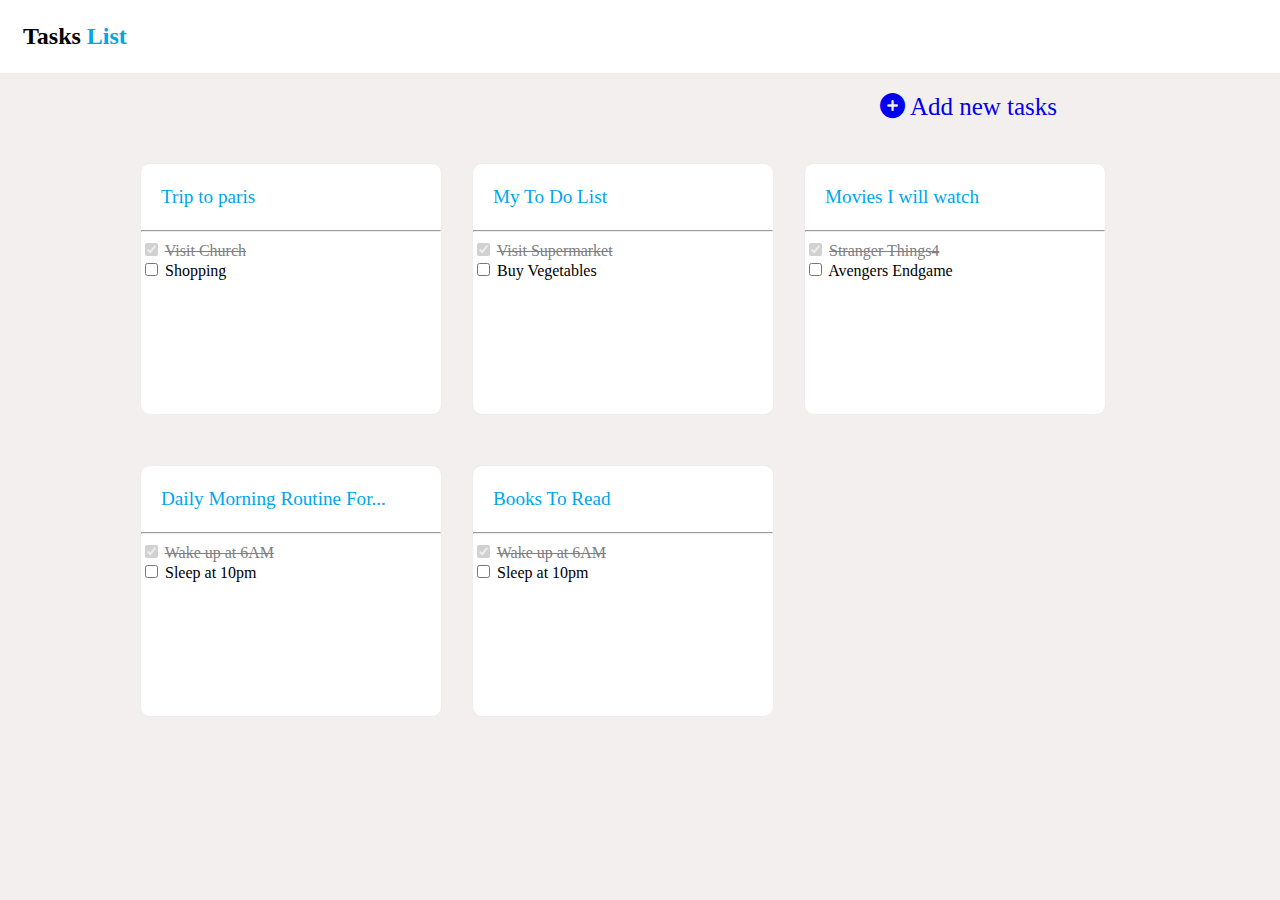
<file: index.html>
<!DOCTYPE html>
<html lang="en">
<head>
    <meta charset="UTF-8">
    <meta http-equiv="X-UA-Compatible" content="IE=edge">
    <meta name="viewport" content="width=device-width, initial-scale=1.0">
    <title>To Do App UI Web</title>
    <link rel="stylesheet" href="./style.css">
    <link rel="stylesheet" href="https://cdnjs.cloudflare.com/ajax/libs/font-awesome/6.4.0/css/all.min.css">
</head>
<body>
        <h2 class="headingtaskposition"><span id="tclr">Tasks </span><span id="lclrl">List</span></h2>
    <div id="icon_i1">
        <div id="icon_c_2"><a href="./index2.html" id="newtask"> <span><i class="fa-solid fa-circle-plus"></i> </span> Add new tasks</a></div>
    </div>
    <div id="flex_container">
            <div class="flex_item">
                <a href="./index3.html"><p class="heading">Trip to paris</p></a>
                <hr>
                <input type="checkbox" id="trip" class="viewonly" name="trip" value="viewonly" checked  disabled>
                <label for="trip" class="viewonly">Visit Church</label><br>
                <input type="checkbox" id="trip2" name="trip2">
                <label for="trip2">Shopping</label><br>
            </div>
            <div class="flex_item">
                <a href="./index3.html"><p class="heading">My To Do List</p></a>
                <hr>
                <input type="checkbox" id="mytodo" class="viewonly" name="mytodo" value="viewonly" checked disabled>
                <label for="mytodo" class="viewonly">Visit Supermarket</label><br>
                <input type="checkbox" id="mytodo2" name="trip2">
                <label for="mytodo2">Buy Vegetables</label><br>
            </div>
            <div class="flex_item">
                <a href="./index3.html"><p class="heading">Movies I will watch</p></a>
                <hr>
                <input type="checkbox" id="moviewl" class="viewonly" name="moviewl" value="viewonly" checked disabled>
                <label for="moviewl" class="viewonly">Stranger Things4</label><br>
                <input type="checkbox" id="moviewl2" name="moviewl2">
                <label for="moviewl2">Avengers Endgame</label><br>
            </div>
            <div class="flex_item">
                <a href="./index3.html"><p class="heading">Daily Morning Routine For...</p></a>
                <hr>
                <input type="checkbox" id="routine" class="viewonly" name="routine" value="viewonly" checked disabled>
                <label for="routine" class="viewonly">Wake up at 6AM</label><br>
                <input type="checkbox" id="routine2" name="routine">
                <label for="routine2">Sleep at 10pm</label><br>
            </div>
        <div class="flex_item">
            <a href="./index3.html"><p class="heading">Books To Read</p></a>
            <hr>
            <input type="checkbox" id="books" class="viewonly" name="books" value="viewonly" checked disabled>
            <label for="books" class="viewonly">Wake up at 6AM</label><br>
            <input type="checkbox" id="books2" name="routine">
            <label for="books2">Sleep at 10pm</label><br>
        </div>
    </div>
</body>
</html>
</file>
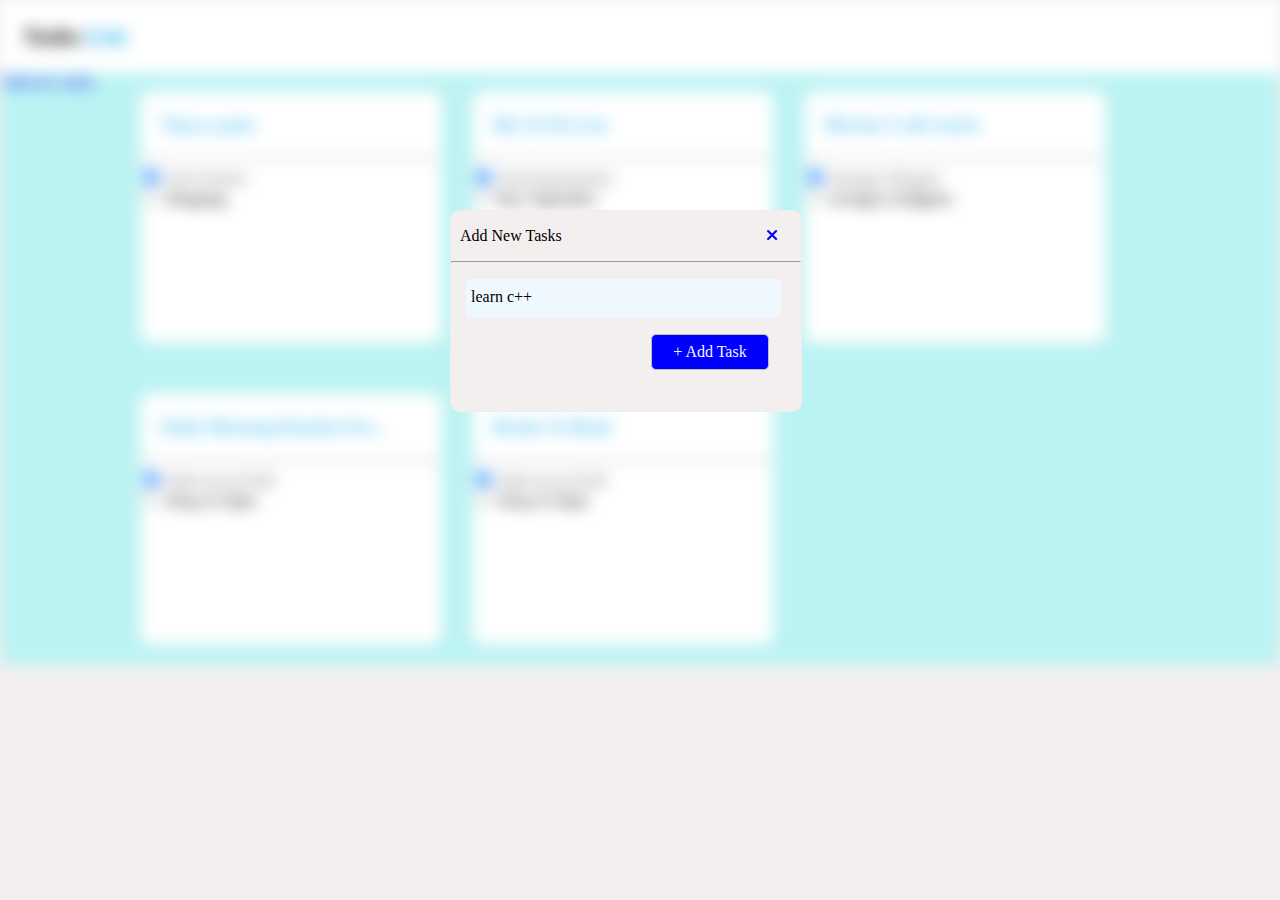
<file: index2.html>
<!DOCTYPE html>
<html lang="en">
<head>
    <meta charset="UTF-8">
    <meta http-equiv="X-UA-Compatible" content="IE=edge">
    <meta name="viewport" content="width=device-width, initial-scale=1.0">
    <title>SECOND PAGE</title>
    <link rel="stylesheet" href="./style.css">
    <link rel="stylesheet" href="https://cdnjs.cloudflare.com/ajax/libs/font-awesome/6.4.0/css/all.min.css" />
</head>
<body>
    <div id="blr_secpage">
            <h2 class="headingtaskposition"><span id="tclr">Tasks </span><span id="lclrl">List</span></h2>
        <div>
            <a href="#" id="newtask">Add new tasks</a>
        </div>
        <div id="flex_container">
                <div class="flex_item">
                    <p class="heading">Trip to paris</p>
                    <hr>
                    <input type="checkbox" id="trip" class="viewonly" name="trip" value="viewonly" checked>
                    <label for="trip" class="viewonly">Visit Church</label><br>
                    <input type="checkbox" id="trip2" name="trip2">
                    <label for="trip2">Shopping</label><br>
                </div>
                <div class="flex_item">
                    <p class="heading">My To Do List</p>
                    <hr>
                    <input type="checkbox" id="mytodo" class="viewonly" name="mytodo" value="viewonly" checked>
                    <label for="mytodo" class="viewonly">Visit Supermarket</label><br>
                    <input type="checkbox" id="mytodo2" name="trip2">
                    <label for="mytodo2">Buy Vegetables</label><br>
                </div>
                <div class="flex_item">
                    <p class="heading">Movies I will watch</p>
                    <hr>
                    <input type="checkbox" id="moviewl" class="viewonly" name="moviewl" value="viewonly" checked>
                    <label for="moviewl" class="viewonly">Stranger Things4</label><br>
                    <input type="checkbox" id="moviewl2" name="moviewl2">
                    <label for="moviewl2">Avengers Endgame</label><br>
                </div>
                <div class="flex_item">
                    <p class="heading">Daily Morning Routine For...</p>
                    <hr>
                    <input type="checkbox" id="routine" class="viewonly" name="routine" value="viewonly" checked>
                    <label for="routine" class="viewonly">Wake up at 6AM</label><br>
                    <input type="checkbox" id="routine2" name="routine">
                    <label for="routine2">Sleep at 10pm</label><br>
                </div>
            <div class="flex_item">
                <p class="heading">Books To Read</p>
                <hr>
                <input type="checkbox" id="books" class="viewonly" name="books" value="viewonly" checked>
                <label for="books" class="viewonly">Wake up at 6AM</label><br>
                <input type="checkbox" id="books2" name="routine">
                <label for="books2">Sleep at 10pm</label><br>
            </div>
        </div>
    </div>
    <div id="flex_containeri2">
        <div class="flex_itemi2">
            <p id="newt_i2">Add New Tasks <a href="./index.html"><span id="xmark_position_i2"><i class="fa-sharp fa-solid fa-xmark"></i></span></a></p>
            <hr>
            <p id="codinglangi2">learn c++</p>
            <div id="addtaski2p">
                <a id="addtaski2" href="./index3.html">+  Add Task</a>
            </div>
        </div>
    </div>
</body>
</html>
</file>
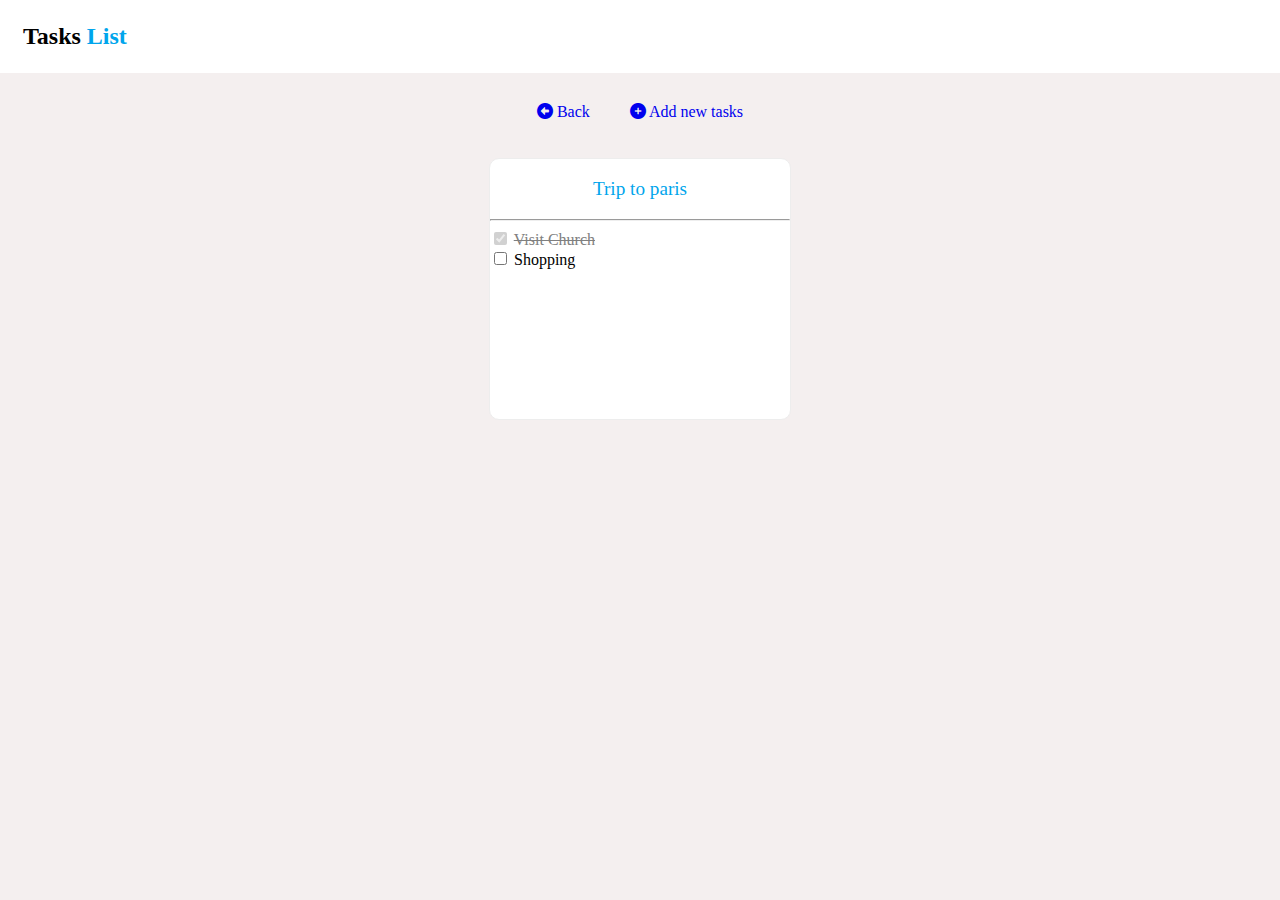
<file: index3.html>
<!DOCTYPE html>
<html lang="en">
<head>
    <meta charset="UTF-8">
    <meta http-equiv="X-UA-Compatible" content="IE=edge">
    <meta name="viewport" content="width=device-width, initial-scale=1.0">
    <title>THIRD PAGE</title>
    <link rel="stylesheet" href="./style.css">
    <link rel="stylesheet" href="https://cdnjs.cloudflare.com/ajax/libs/font-awesome/6.4.0/css/all.min.css"/>
</head>
<body>
    <div class="headerbgclr">
        <h2 class="headingtaskposition"><span id="tclr">Tasks </span><span id="lclrl">List</span></h2>
    </div>
    <div id="anchorposition_pi3">
        <div class="anchorposition_ci3">
            <a href="./index.html"> <span id="leftarrow_back_i3"><i class="fa-solid fa-circle-left"></i></span> Back</a>
        </div>
        <div class="anchorposition_ci3">
            <a href="./index4.html" id="newtask"><span><i class="fa-solid fa-circle-plus"></i></span> Add new tasks</a>
        </div>
    </div>
    <div id="flex_container_i3">
            <div class="flex_item_i3">
                <p class="heading_i3">Trip to paris</p>
                <hr>
                <input type="checkbox" id="trip" class="viewonly" name="trip" value="viewonly" checked disabled>
                <label for="trip" class="viewonly">Visit Church</label><br>
                <input type="checkbox" id="trip2" name="trip2">
                <label for="trip2">Shopping</label><br>
            </div>
    </div>
</body>
</html>
</file>
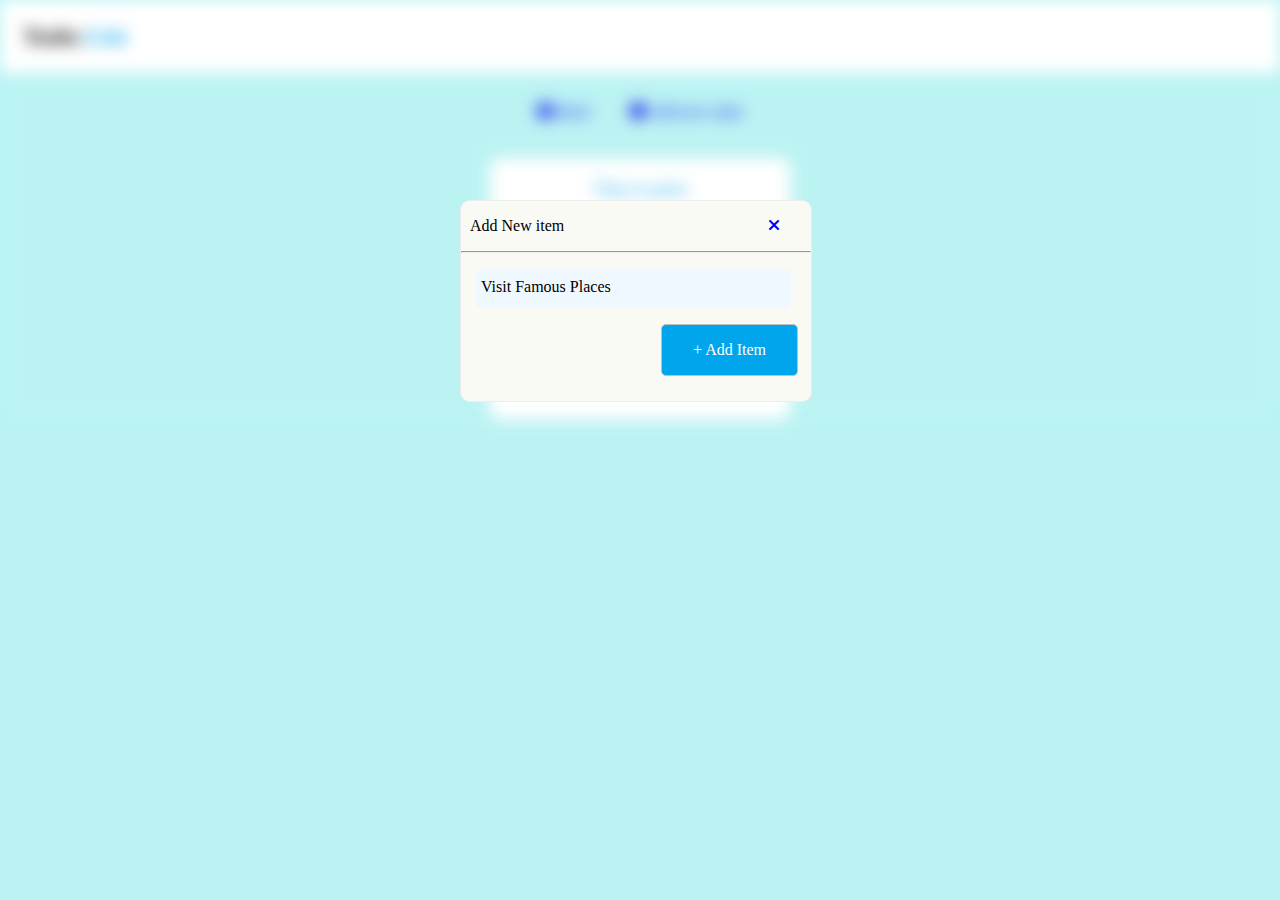
<file: index4.html>
<!DOCTYPE html>
<html lang="en">
<head>
    <meta charset="UTF-8">
    <meta http-equiv="X-UA-Compatible" content="IE=edge">
    <meta name="viewport" content="width=device-width, initial-scale=1.0">
    <title>FOURTH PAGE</title>
    <link rel="stylesheet" href="./style.css">
    <link rel="stylesheet" href="https://cdnjs.cloudflare.com/ajax/libs/font-awesome/6.4.0/css/all.min.css"/>
</head>
<body id="fourthclr">
    <div id="blr_fourthpage">
        <div class="headerbgclr">
            <h2 class="headingtaskposition"><span id="tclr">Tasks </span><span id="lclrl">List</span></h2>
        </div>
        <div id="anchorposition_pi3">
            <div class="anchorposition_ci3">
                <a href="./index.html"> <span id="leftarrow_back_i3"><i class="fa-solid fa-circle-left"></i></span> Back</a>
            </div>
            <div class="anchorposition_ci3">
                <a href="./index4.html" id="newtask"><span><i class="fa-solid fa-circle-plus"></i></span> Add new tasks</a>
            </div>
        </div>
        <div id="flex_container_i3">
                <div class="flex_item_i3">
                    <p class="heading_i3">Trip to paris</p>
                    <hr>
                    <input type="checkbox" id="trip" class="viewonly" name="trip" value="viewonly" checked disabled>
                    <label for="trip" class="viewonly">Visit Church</label><br>
                    <input type="checkbox" id="trip2" name="trip2">
                    <label for="trip2">Shopping</label><br>
                </div>
        </div>
    </div>
    <div id="flex_container_i4">
        <div class="flex_item_i4">
            <p id="newi_i4">Add New item <a href="./index3.html"><span id="xmark_position_i2"><i class="fa-sharp fa-solid fa-xmark"></i></span></a></p>
            <hr>
            <p id="famousplace_i4">Visit Famous Places</p>
            <div id="additem_ip4">
                <p id="additem_i4"> + Add Item</p>
            </div>
        </div>
    </div>
</body>
</html>
</file>
<file: style.css>
body{
    background-color: #f4efef;
    margin: 0px;
}
#icon_i1{
    height: 50px;
    width: 205px;
    display: flex;
    flex-direction: row;
    flex-wrap: wrap;
    justify-content: space-evenly;
    border-radius: 10px;
    margin: 20px 880px ;
}
#icon_c_2{
    height: 25px;
    width: 250px;
    font-size: 25px;
}   
a{
    text-decoration: none;
}
.headingtaskposition{
    padding: 23px;
    margin: 0px;
    background-color: #fff;
}
#newtask{
    height: 45vh;
}
#lclrl{
    color: #00a5ec;
}
#flex_container{
    margin: auto;
    width: 1000px;
    display: flex;
    flex-direction: row;
    flex-wrap: wrap;
    gap: 30px;
}
.flex_item{
    width: 300px;
    height: 250px;
    border: 1px solid #EDEDED;
    border-radius: 10px;
    background-color: #fff;
    margin-bottom: 20px;
}
.flex_item:hover{
    box-shadow: 0px 0px 3px 3px rgb(117, 115, 115);
}
.heading{
    padding: 3px 20px;
    color: #00a5ec;
    font-size: larger;
}
.viewonly{
    text-decoration: line-through;
    color: gray;
}


/* ---------------index2 css---------------- */


#blr_secpage{
    filter: blur(8px);
    background-color: rgb(187, 243, 243);
    cursor: not-allowed;
}
#flex_containeri2{
    display: flex;
    flex-wrap: wrap;
}
.flex_itemi2{
    width: 350px;
    height: 200px;
    border: 1px solid #EDEDED;
    border-radius: 10px;
    background-color: #f4efef;
    position: absolute;
    top: 210px;
    left: 450px;
}
#newt_i2{
    padding-left: 9px;
}
#xmark_position_i2{
    position: relative;
    left: 200px;
}
#codinglangi2{
    background-color: aliceblue;
    height: 30px;
    width: 310px;
    color: black;
    margin-left: 15px;
    border-radius: 5px;
    padding-top: 9px;
    padding-left: 5px;
}
#addtaski2p{
    width: 100px;
    text-align: center;
    padding: 8px;
    border: 1px solid rgb(193, 190, 190);
    border-radius: 5px;
    margin-left: 200px;
    background-color: blue;
    color: #fff;
}
#addtaski2{
    text-align: center;
    color: aliceblue;
}



/* -------------------index3 css------------------- */

#flex_container_i3{
    margin: auto;
    width: 1000px;
    display: flex;
    flex-direction: row;
    flex-wrap: wrap;
    gap: 40px;
    justify-content: center;
}
.flex_item_i3{
    width: 300px;
    height: 260px;
    border: 1px solid #EDEDED;
    border-radius: 10px;
    background-color: #fff;
}
.heading_i3{
    text-align: center;
    font-size: larger;
    color: #00a5ec;
}
#anchorposition_pi3{
    margin: auto;
    width: 1000px;
    display: flex;
    flex-direction: row;
    flex-wrap: wrap;
    gap: 40px;
    justify-content: center;
}
.anchorposition_ci3{
    height: 55px;
    padding-top: 30px;
}


/* -----------------index4 css----------------- */


#fourthclr{
    background-color: rgb(187, 243, 243);
}
#blr_fourthpage{
    filter: blur(8px);
    background-color: rgb(187, 243, 243);
    cursor: not-allowed;
}
#flex_container_i4{
    width: 700px;
    display: flex;
    flex-direction: row;
    flex-wrap: wrap;
    gap: 40px;
    position: absolute;
    background-color: rgb(187, 243, 243);
    left: 460px;
    top: 200px;
}
.flex_item_i4{
    width: 350px;
    height: 200px;
    border: 1px solid #EDEDED;
    border-radius: 10px;
    background-color: #fafaf5;
    box-shadow: black;
}
#newi_i4{
    padding-left: 9px;
}
#famousplace_i4{
    background-color: aliceblue;
    height: 30px;
    width: 310px;
    margin-left: 15px;
    border-radius: 5px;
    padding-top: 9px;
    padding-left: 5px;
}
#additem_ip4{
    width: 135px;
    height: 50px;
    border: 1px solid rgb(193, 190, 190);
    border-radius: 5px;
    margin-left: 200px;
    background-color: #00a5ec;
    color: #fff;
}
#additem_i4{
    text-align: center;
}
</file>
